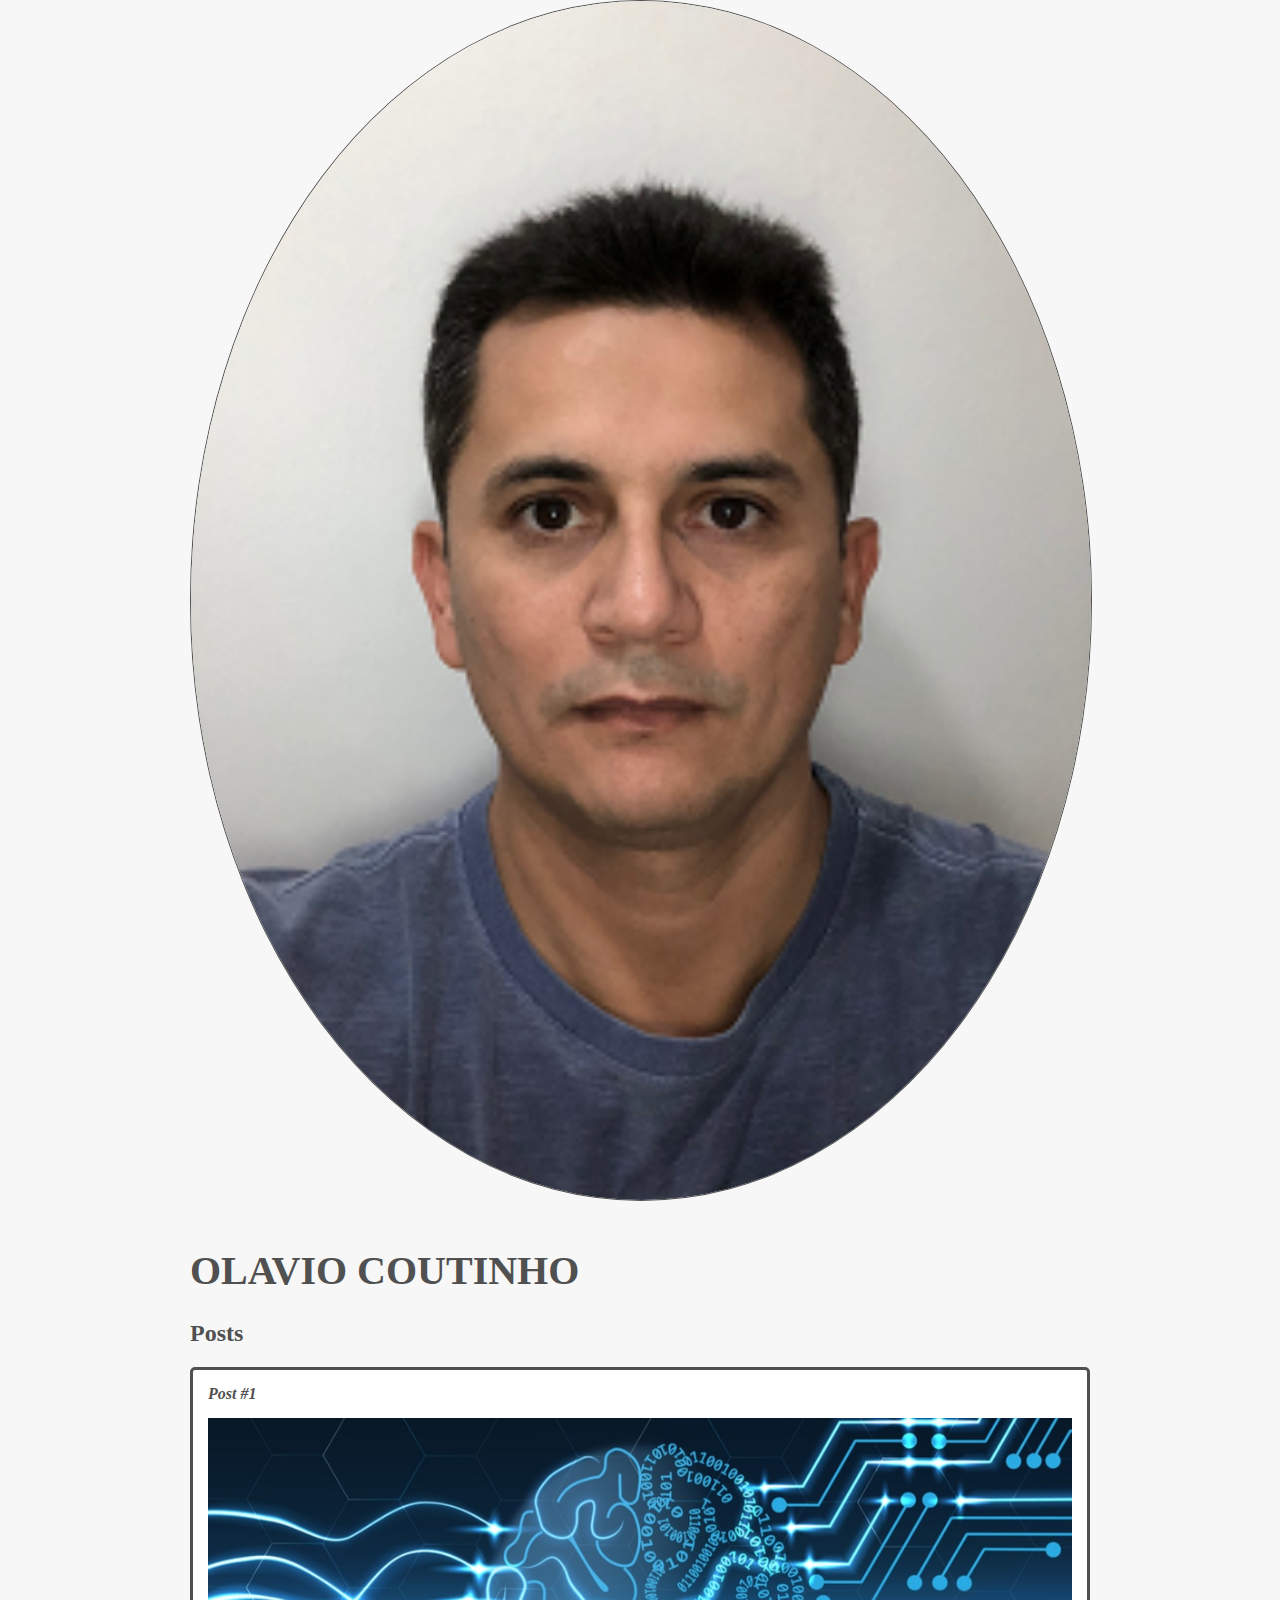
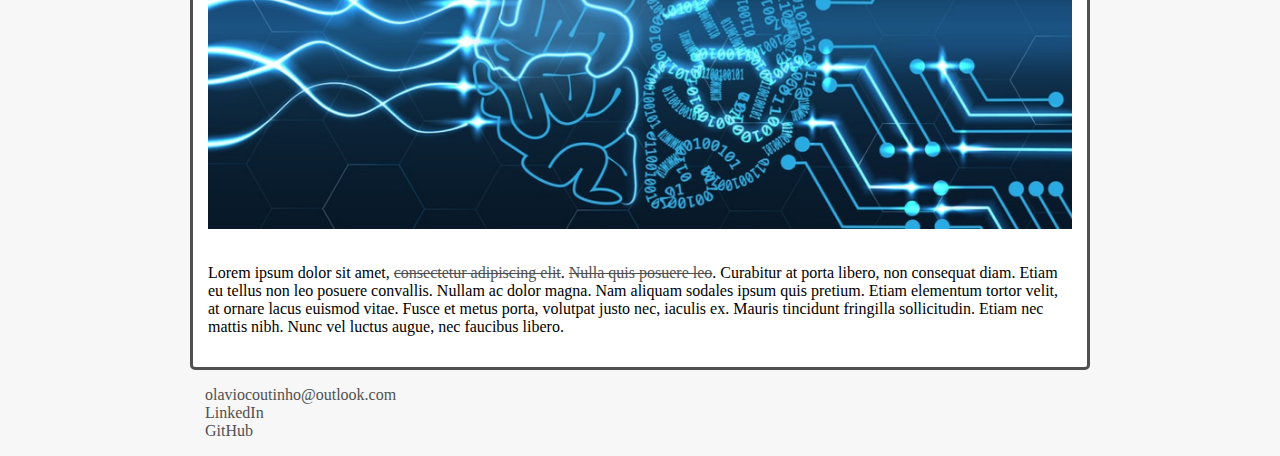
<file: curso_html5/index.html>
<!DOCTYPE html>
<html>
    <head>
        <meta charset="utf-8">
        <title>Olavio Coutinho</title>
        <link rel="stylesheet" href="style.css">
    </head>
    <body>
        <header>
            <img src="foto.png" alt="Foto do olaviocoutinho" class="photo">
            <h1 id="title">Olavio Coutinho</h1>
        </header>
        <section>
            <header>
                <h2 class="subtitle">Posts</h2>
            </header>
            <article class="post">
                <header>
                    <h3 class="post_title">Post #1</h3>
                    <img src="IA_5619317021.jpg" alt="Foto ilustrativa da IA" class="post_image">
                </header>
                <p class="post_contente">
                    Lorem ipsum dolor sit amet, <a href="https://www.linkedin.com/in/francisco-olavio-teixeira-coutinho-194a4665/" target="_blank">consectetur adipiscing elit</a>.
                    <a href="mailto:olaviocoutinho@outlook.com">Nulla quis posuere leo</a>. 
                    Curabitur at porta libero, non consequat diam. Etiam eu tellus non leo posuere convallis. 
                    Nullam ac dolor magna. Nam aliquam sodales ipsum quis pretium. Etiam elementum tortor velit, 
                    at ornare lacus euismod vitae. Fusce et metus porta, volutpat justo nec, iaculis ex. 
                    Mauris tincidunt fringilla sollicitudin. Etiam nec mattis nibh. Nunc vel luctus augue, nec faucibus libero.
                </p>
            </article>
        </section>
        <footer>
            <ul class="contacts_list">
                <li>
                    <a href="malito:olaviocoutinho@outlook.com">olaviocoutinho@outlook.com</a>
                </li>
                <li>
                    <a href="https://www.linkedin.com/in/francisco-olavio-teixeira-coutinho-194a4665/" target="_blank">LinkedIn</a>
                </li>
                <li>
                    <a href="https://github.com/Olavio2007" target="_blank">GitHub</a>
                </li>
            </ul>
        </footer>        
    </body>
</html>
</file>
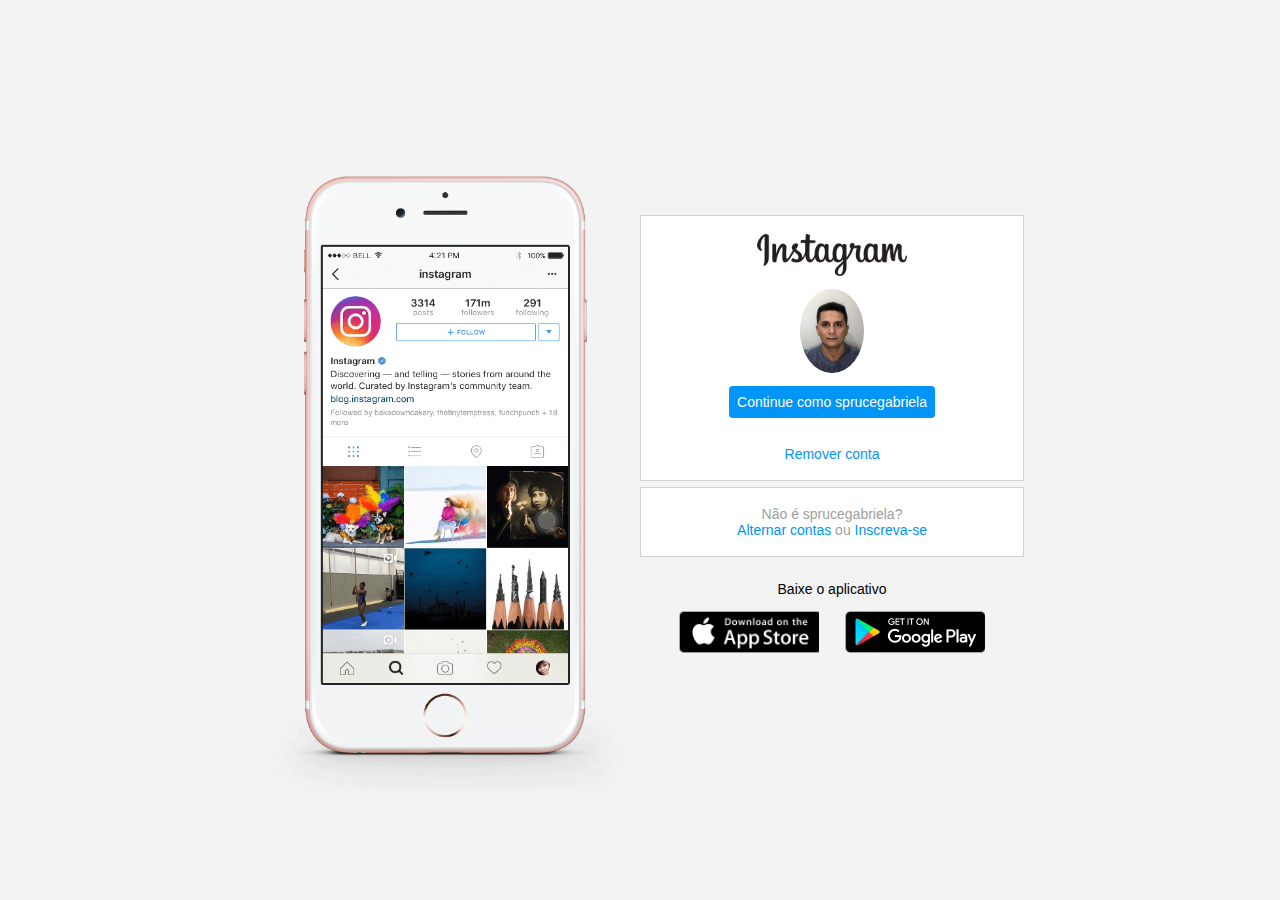
<file: instagram-dio-master/index.html>
<!DOCTYPE html>
<html lang="en">
<head>
    <meta charset="UTF-8">
    <meta name="viewport" content="width=device-width, initial-scale=1.0">
    <link rel="stylesheet" href="style.css">
    <title>Instagram</title>
</head>
<body>
    <div class="instagram-wrapper">
        <div class="instagram-phone">
            <img src="./img/instagram-celular.png" alt="celular">
        </div>
        <div class="instagram-continue">
            <div class="group">
                <img src="./img/instagram-logo.png" class="instagram-logo" alt="instagram logo">
                <div class="profile-photo">
                    <img src="./img/perfil-instagram.png" alt="foto de perfil">
                </div>
                <a href="#" class="instagram-login">Continue como sprucegabriela</a>
                <a href="#" class="instagram-logout">Remover conta</a>
            </div>
            <div class="group">
                <p class="not-account">Não é sprucegabriela?</p>
                <p class="not-account">
                    <span class="link-blue">Alternar contas</span>
                    ou
                    <span class="link-blue">Inscreva-se</span>
                </p>
            </div>
            <div class="get-the-app">
                <p class="get-app">Baixe o aplicativo</p>
                <div class="download">
                    <a href="#" class="app-download"></a>
                    <a href="#" class="app-download"></a>
                </div>
            </div>
        </div>
    </div>
</body>
</html>
</file>
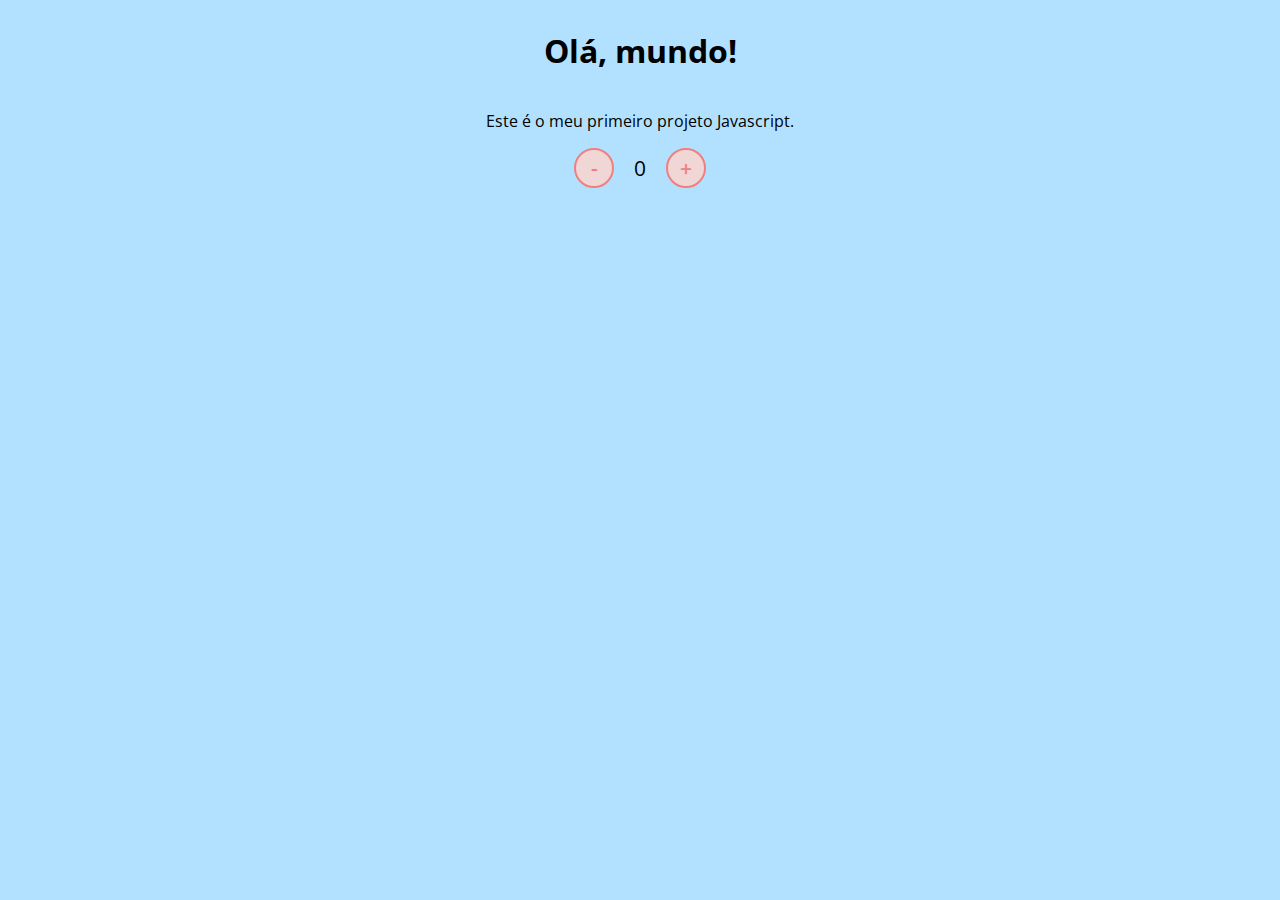
<file: introducao-JS/index.html>
<!DOCTYPE html>
<html lang="en">
<head>
    <meta charset="UTF-8">
    <meta name="viewport" content="width=device-width, initial-scale=1.0">
    <link rel="stylesheet" href="assets/css/style.css" />
    <title>Contador</title>
</head>
<body>
    <h1>Olá, mundo!</h1>
    <p>Este é o meu primeiro projeto Javascript.</p>
    <div id="counter">
        <button name="subtrair" onclick="decrement()">-</button>
        <span id="currentNumber">0</span>
        <button name="adicionar" onclick="increment()">+</button>
    </div>
    <script src="assets/js/scripts.js"></script>
</body>
</html>
</file>
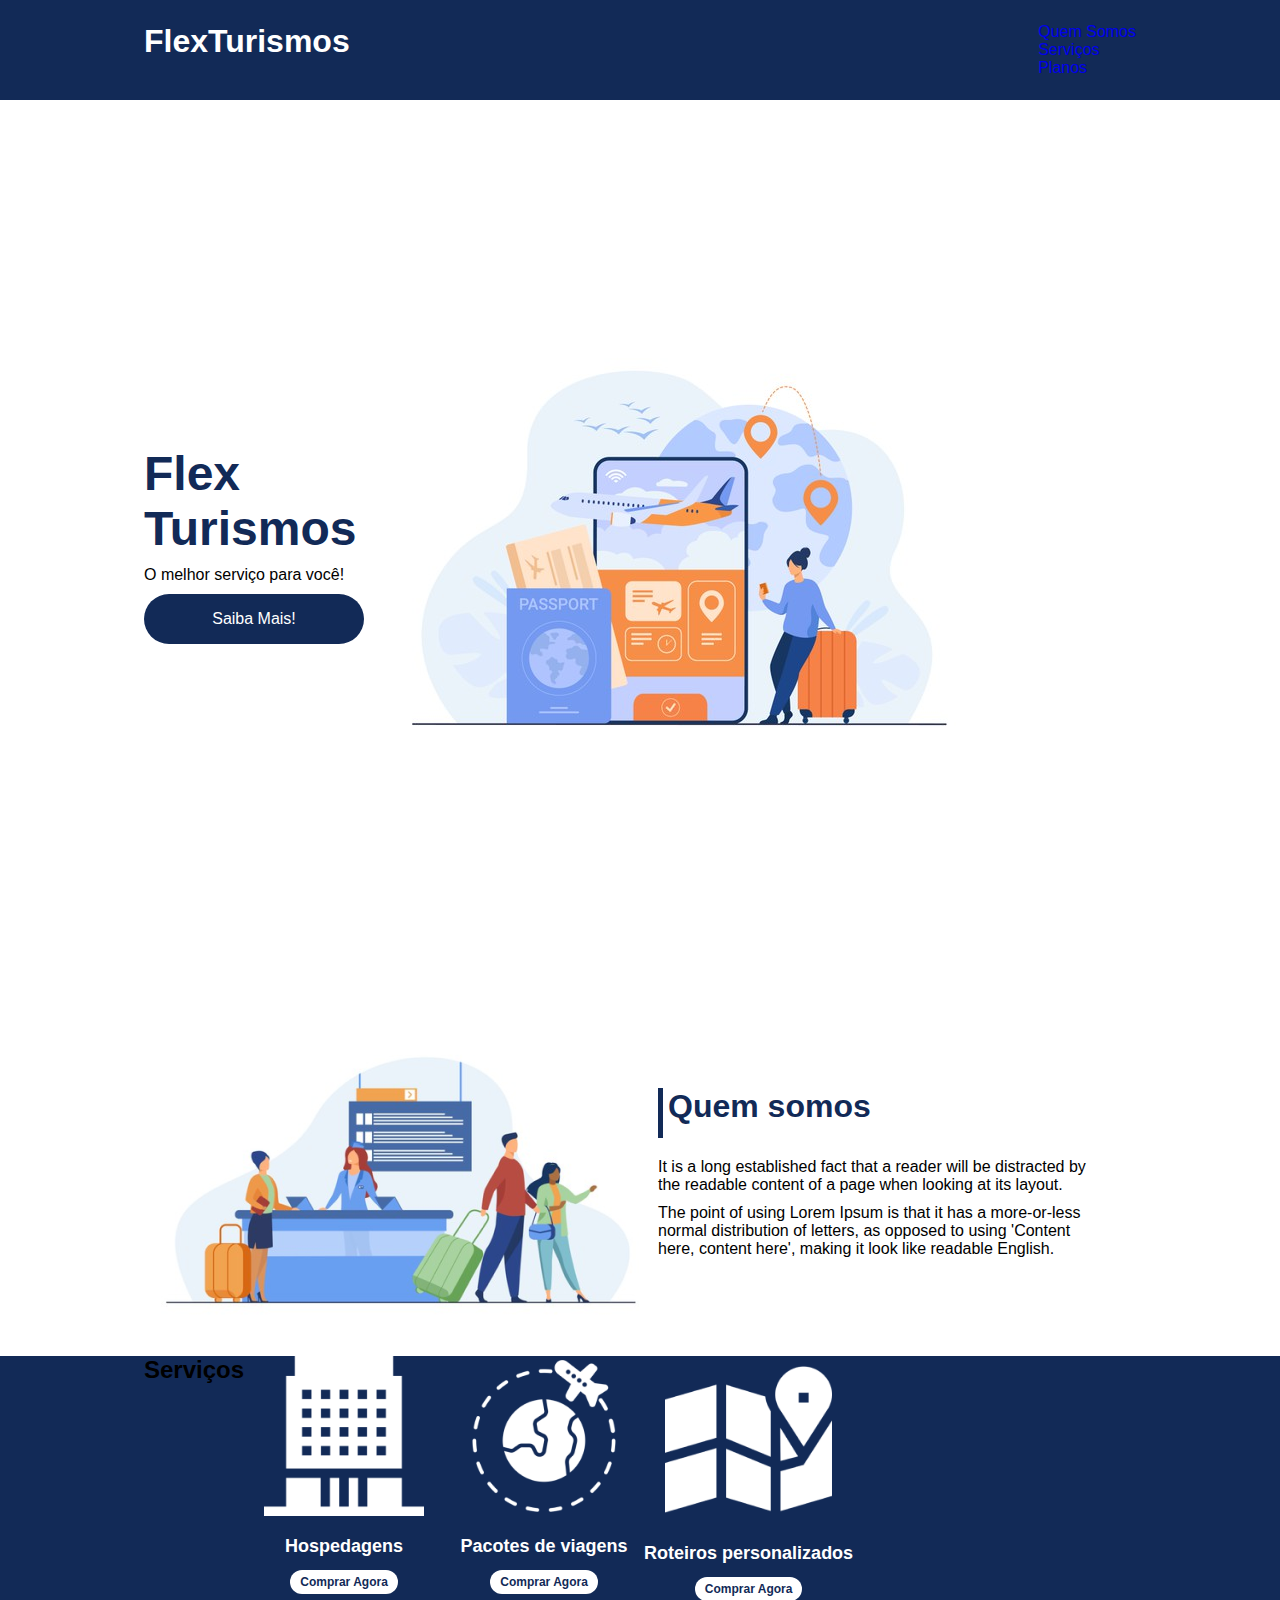
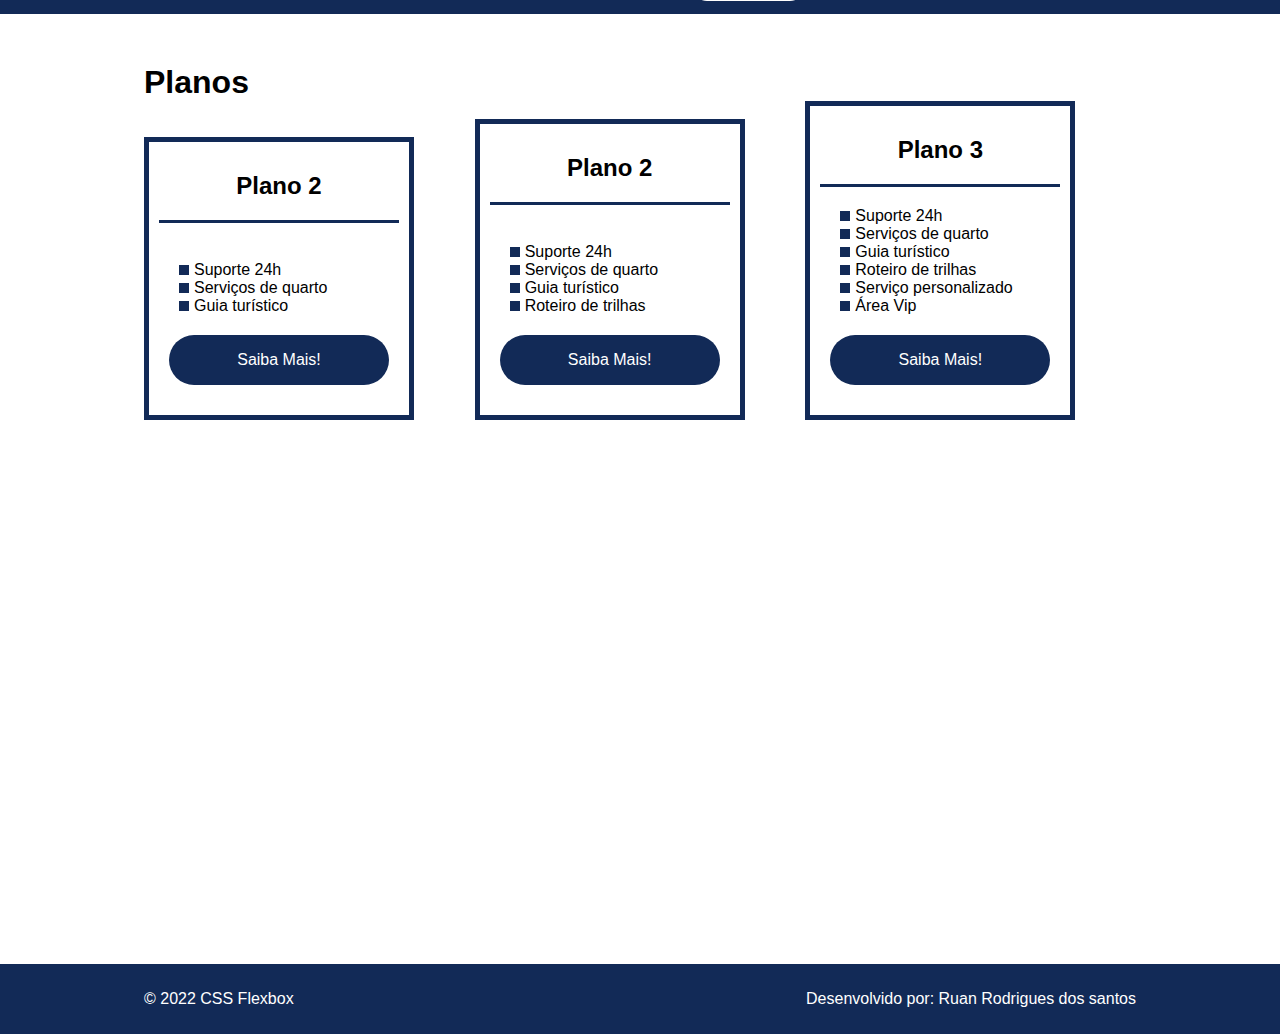
<file: project-flexbox-dio-master/flex-projeto/index.html>
<!DOCTYPE html>
<html lang="pt-br">
<head>
    <meta charset="UTF-8">
    <meta name="viewport" content="width=device-width, initial-scale=1.0">
    <title>Flex Turismos</title>
    <link rel="stylesheet" href="style.css">
</head>
<body>
    <header >
        <div class="flex-container menu">
            <div><h1>FlexTurismos</h1></div>
            <ul class="list-items">
                <li><a href="#quem-somos">Quem Somos</a></li>
                <li><a href="#servicos">Serviços</a></li>
                <li><a href="#planos">Planos</a></li>
            </div>
        </ul>
       
    </header>

    <div class="flex-container apresentacao">
        <div class="texto-apresentacao">
            <h1>Flex <br>Turismos</h1>
            <p>O melhor serviço para você!</p>
            <a href="" class="btn">Saiba Mais!</a>
        </div>

        <div>
            <div><img src="./images/0-main.png" alt="banner de apresentação"></div>
        </div>
    </div>

    <div class="flex-container " id="quem-somos">
        <div>
            <h2>Quem somos</h2>
            <p>It is a long established fact that a reader will be distracted by the readable content of a page when looking at its layout. </p>
            <p>The point of using Lorem Ipsum is that it has a more-or-less normal distribution of letters, as opposed to using 'Content here, content here', making it look like readable English.</p>
        </div>

        <div>
            <img src="./images/1-quem-somos.png" alt="balcão de atendimento">
        </div>
    </div>

    <div class="container-externo">
        <div class="flex-container" id="servisos">
            <div>
                <h2>Serviços</h2>
            </div>

            <div class="list-servicos">
                <div class="item-servico">
                    <div><img src="./images/icon-2.png" alt="hospedagens"></div>
                    <p>Hospedagens</p>
                    <a href="#">Comprar Agora</a>
                </div>

                <div class="item-servico">
                    <div><img src="./images/icon-1.png" alt="pacote de viagens"></div>
                    <p>Pacotes de viagens</p>
                    <a href="#">Comprar Agora</a>
                </div>

                <div class="item-servico">
                    <div><img src="./images/icon-3.png" alt="roteiros personalizados"></div>
                    <p>Roteiros personalizados</p>
                    <a href="#">Comprar Agora</a>
                </div>

            </div>
        </div>
    </div>

    <div class="flex-container" id="planos">

        <div><h2>Planos</h2></div>
        
        <div class="list-planos">
            <div class="item-plano">
                <h3>Plano 2</h3>
                <br>
                <ul>
                    <li>Suporte 24h</li>
                    <li>Serviços de quarto</li>
                    <li>Guia turístico</li>
                </ul>
                <a href="#" class="btn">Saiba Mais!</a>
            </div>
    
            <div class="item-plano">
                <h3>Plano 2</h3>
                <br>
                <ul>
                    <li>Suporte 24h</li>
                    <li>Serviços de quarto</li>
                    <li>Guia turístico</li>
                    <li>Roteiro de trilhas</li>
                </ul>
                <a href="#" class="btn">Saiba Mais!</a>
            </div>
    
            <div class="item-plano">
                <h3>Plano 3</h3>
                <ul>
                    <li>Suporte 24h</li>
                    <li>Serviços de quarto</li>
                    <li>Guia turístico</li>
                    <li>Roteiro de trilhas</li>
                    <li>Serviço personalizado</li>
                    <li>Área Vip</li>
                </ul>
                <a href="#" class="btn">Saiba Mais!</a>
            </div>
            <br>
            <br>
        </div>
        <br>
        <br>
        <br>
        <br>
        <br>
    </div>  
      
    <footer >
       
        <div class="flex-container footer">
            <p>&copy; 2022 CSS Flexbox</p>
            <p>Desenvolvido por: Ruan Rodrigues dos santos</p>
        </div>
    </footer>
</body>
</html>
</file>
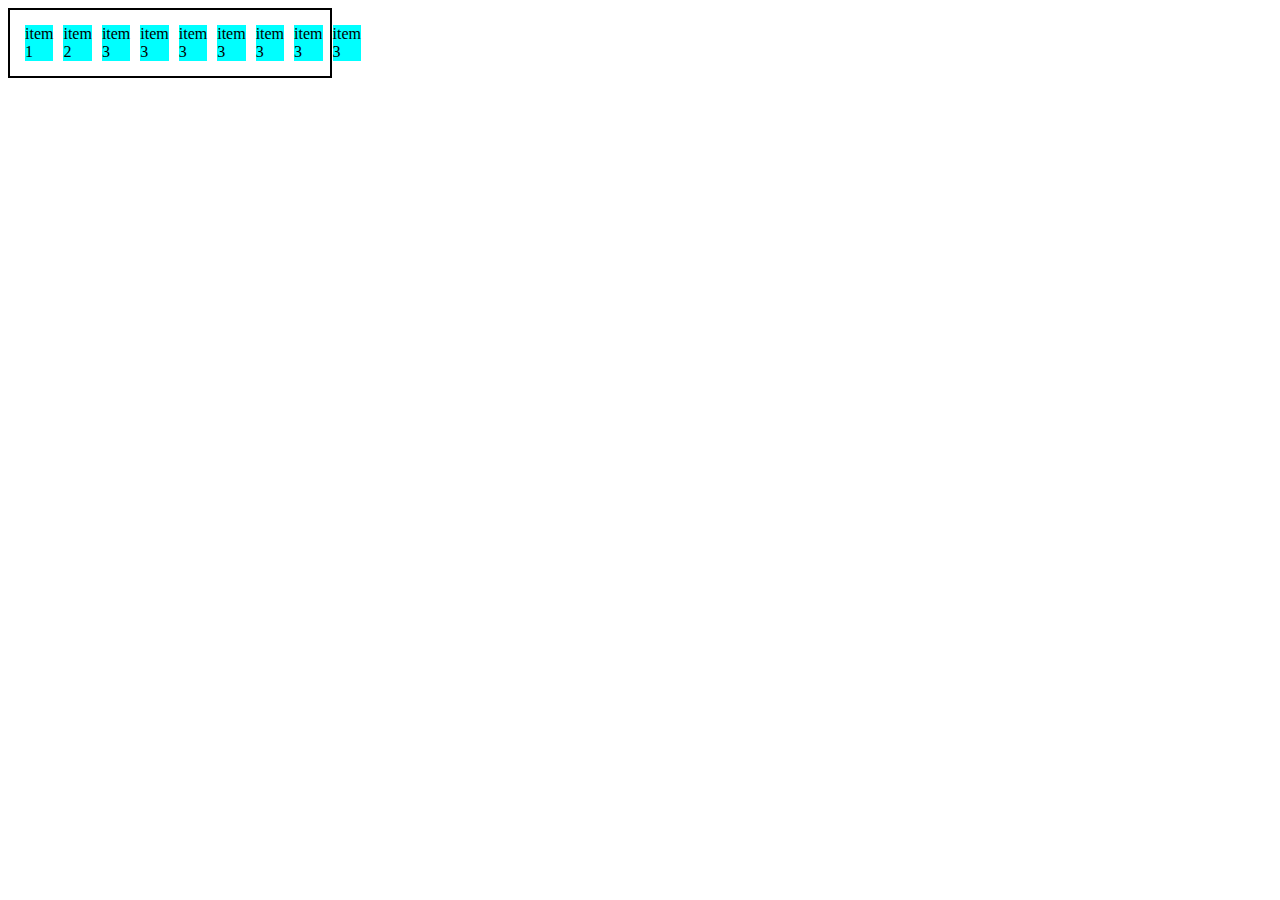
<file: FlexBox_CSS/0-diplay-flex.html>
<!DOCTYPE html>
<html lang="en">
<head>
    <meta charset="UTF-8">
    <meta http-equiv="X-UA-Compatible" content="IE=edge">
    <meta name="viewport" content="width=device-width, initial-scale=1.0">
    <title>Fundamentos - display flex</title>
    <style>
        .flex {
            max-width: 300px;
            padding: 10px;
            border: 2px solid black;
            display: flex;
        }

        .item {
            background-color: aqua;
            margin: 5px;
        }
    </style>
</head>
<body>
    <div class="flex">
        <div class="item">item 1</div>
        <div class="item">item 2</div>
        <div class="item">item 3</div>
        <div class="item">item 3</div>
        <div class="item">item 3</div>
        <div class="item">item 3</div>
        <div class="item">item 3</div>
        <div class="item">item 3</div>
        <div class="item">item 3</div>
    </div>
</body>
</html>
</file>
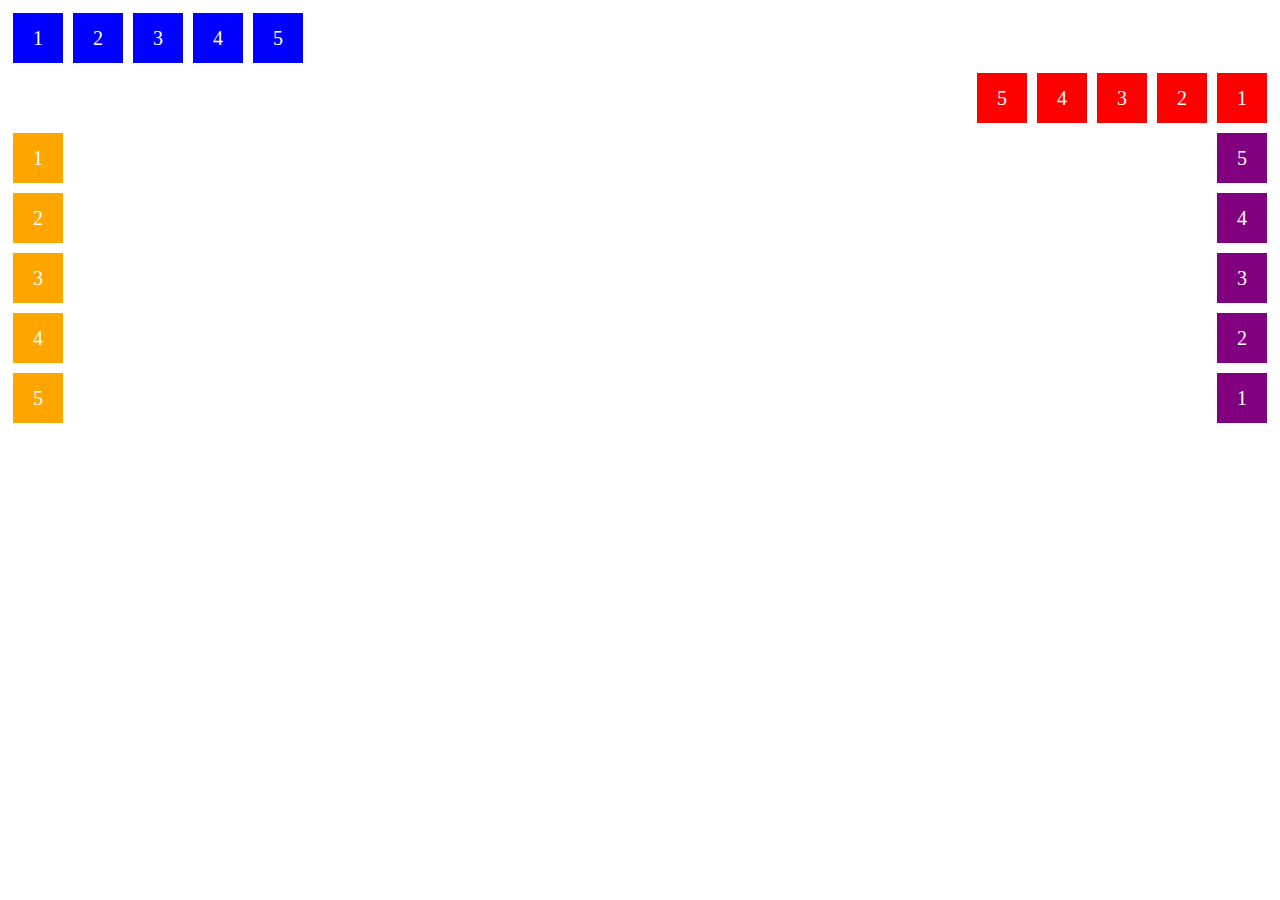
<file: FlexBox_CSS/1-flex-direction.html>
<!DOCTYPE html>
<html lang="en">
<head>
    <meta charset="UTF-8">
    <meta http-equiv="X-UA-Compatible" content="IE=edge">
    <meta name="viewport" content="width=device-width, initial-scale=1.0">
    <title>Fundamento - Flex direction</title>

    <style>
        .flex-container {
            margin: 0;
            padding: 0;
            display: flex;
            list-style: none;
        }

        .flex-item {
            background: blue;
            height: 50px;
            width: 50px;
            line-height: 50px;
            font-size: 20px;
            color: white;
            text-align: center;
            margin: 5px;
        }

        .row {
            flex-direction: row;
        }

        .row-reverse {
            flex-direction: row-reverse;
        }

        .row-reverse li{
            background-color: red;
        }

        .column {
            float: left;
            flex-direction: column;
        }

        .column li {
            background-color: orange;
        }

        .column-reverse {
            float: right;
            flex-direction: column-reverse;
        }

        .column-reverse li {
            background: purple;
        }

    </style>
</head>
<body>
    <ul class="flex-container row">
        <li class="flex-item">1</li>
        <li class="flex-item">2</li>
        <li class="flex-item">3</li>
        <li class="flex-item">4</li>
        <li class="flex-item">5</li>
    </ul>
    <ul class="flex-container row-reverse">
        <li class="flex-item">1</li>
        <li class="flex-item">2</li>
        <li class="flex-item">3</li>
        <li class="flex-item">4</li>
        <li class="flex-item">5</li>
    </ul>
    <ul class="flex-container column">
        <li class="flex-item">1</li>
        <li class="flex-item">2</li>
        <li class="flex-item">3</li>
        <li class="flex-item">4</li>
        <li class="flex-item">5</li>
    </ul>
    <ul class="flex-container column-reverse">
        <li class="flex-item">1</li>
        <li class="flex-item">2</li>
        <li class="flex-item">3</li>
        <li class="flex-item">4</li>
        <li class="flex-item">5</li>
    </ul>
</body>
</html>
</file>
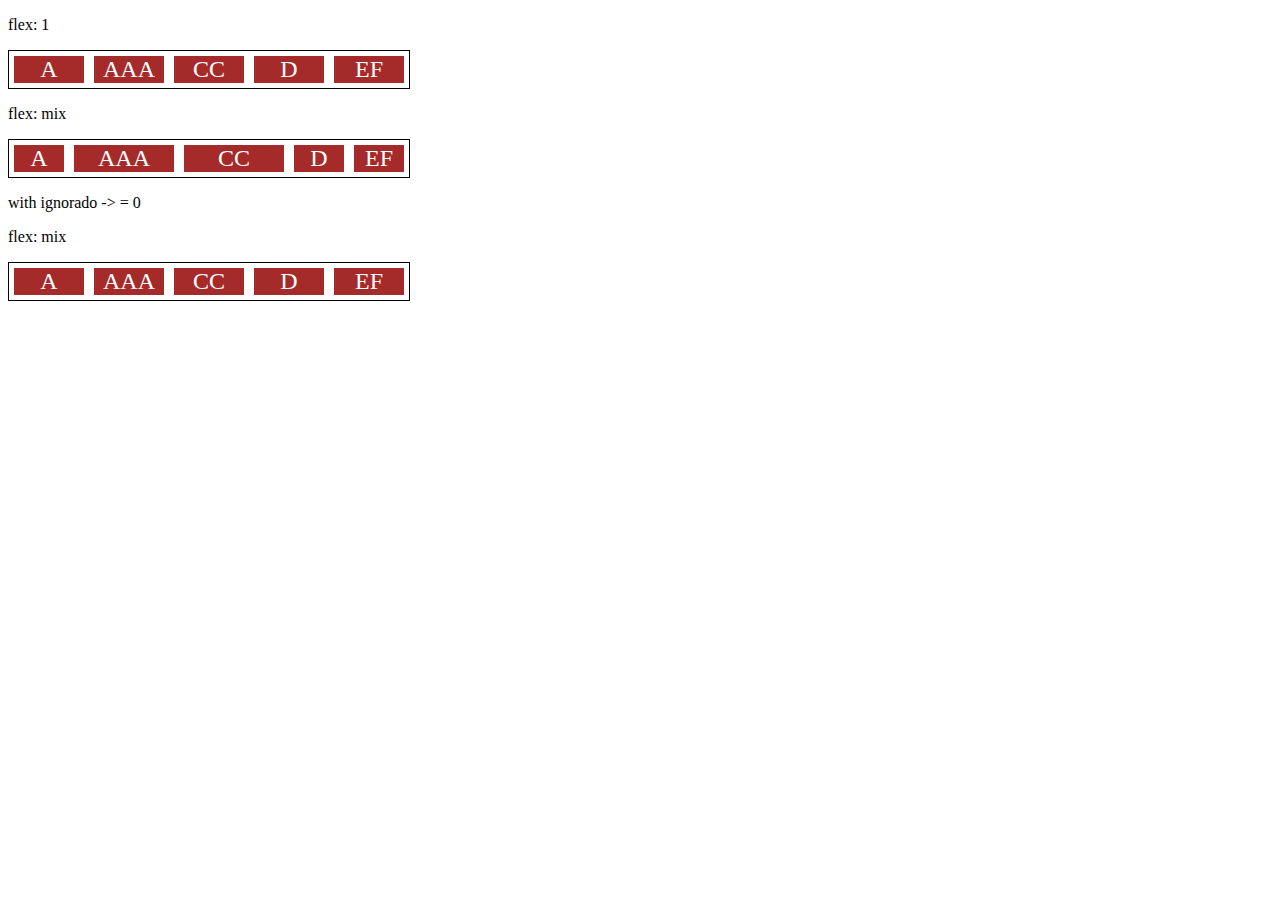
<file: FlexBox_CSS/10-flex.html>
<!DOCTYPE html>
<html lang="en">
<head>
    <meta charset="UTF-8">
    <meta http-equiv="X-UA-Compatible" content="IE=edge">
    <meta name="viewport" content="width=device-width, initial-scale=1.0">
    <title>Fudamentos - flex</title>
    <style>
        .flex-container {
            display: flex;
            border: 1px solid black;
            max-width: 400px;
            margin-bottom: 10px;
        }

        .item {
            background-color: brown;
            color: white;
            font-size: 24px;
            text-align: center;
            margin: 5px;
        }

        .flex-1 {
            flex: 1;
            /* grow = 1, shrink = 1, basis = 0 */
        }

        .largura {
            width: 200px;
            /* min-width: 250px; */
        }

        .flex-2 {
            flex: 2;
            /* grow = 2, shrink = 1, basis = 0 */
        }

    </style>
</head>
<body>
    <p>flex: 1</p>
    <div class="flex-container">
        <div class="item flex-1">A</div>
        <div class="item flex-1">AAA</div>
        <div class="item flex-1">CC</div>
        <div class="item flex-1">D</div>
        <div class="item flex-1">EF</div>
    </div>

    <p>flex: mix</p>
    <div class="flex-container">
        <div class="item flex-1">A</div>
        <div class="item flex-2">AAA</div>
        <div class="item flex-2">CC</div>
        <div class="item flex-1">D</div>
        <div class="item flex-1">EF</div>
    </div>

    <p>with ignorado -> = 0</p>

    <p>flex: mix</p>
    <div class="flex-container">
        <div class="item flex-1 largura">A</div>
        <div class="item flex-1 largura">AAA</div>
        <div class="item flex-1 largura">CC</div>
        <div class="item flex-1 largura">D</div>
        <div class="item flex-1 largura">EF</div>
    </div>    
</body>
</html>
</file>
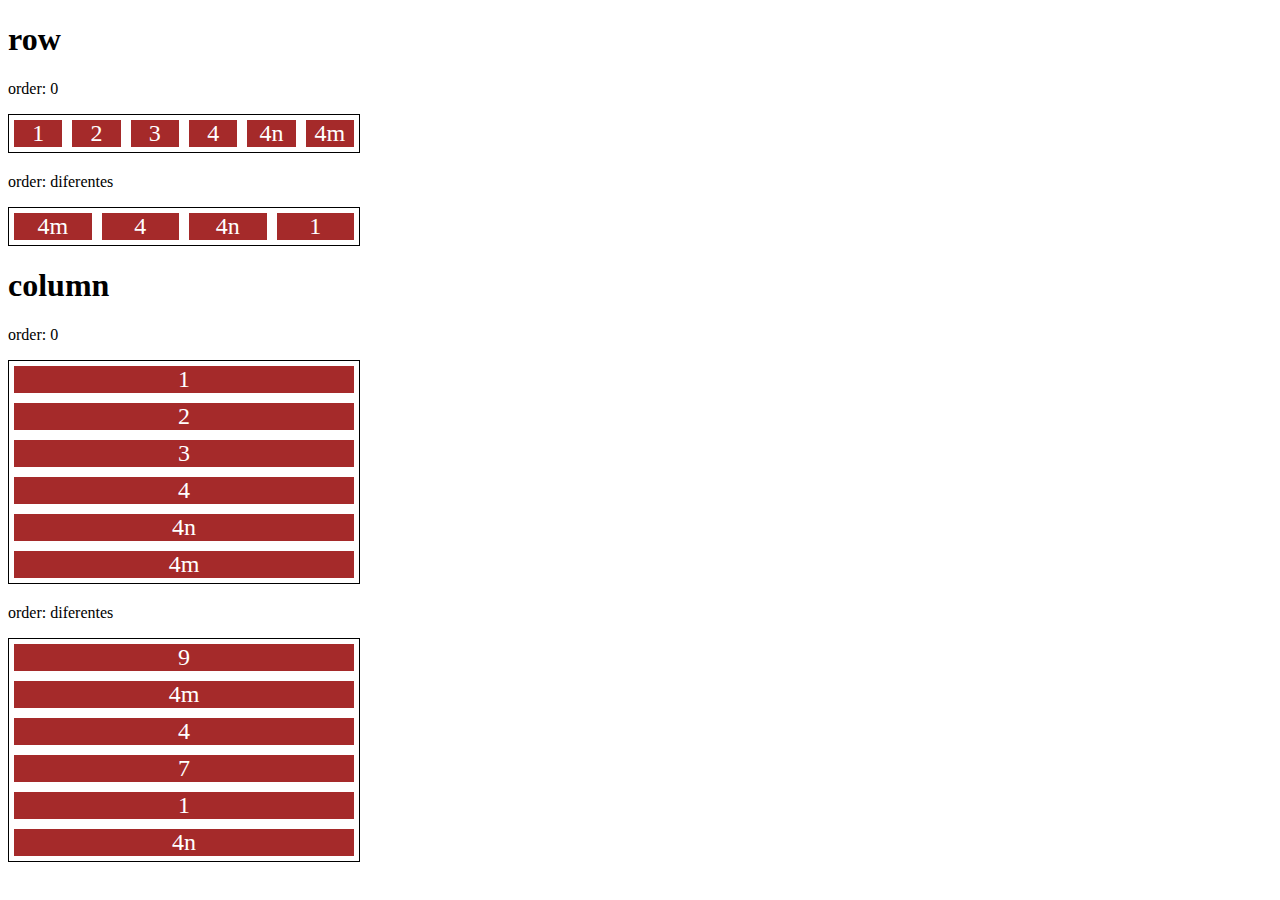
<file: FlexBox_CSS/11-order.html>
<!DOCTYPE html>
<html lang="en">
<head>
    <meta charset="UTF-8">
    <meta http-equiv="X-UA-Compatible" content="IE=edge">
    <meta name="viewport" content="width=device-width, initial-scale=1.0">
    <title>Fundamentos - order</title>
    <style>
        .flex-container {
            display: flex;
            max-width: 350px;
            border: 1px solid black;
            margin-bottom: 20px;
        }

        .item {
            flex: 1;
            background: brown;
            color: white;
            text-align: center;
            font-size: 24px;
            margin: 5px;
        }

        .o-1 {
            order: 1;
        }

        .o-2 {
            order: 2;
        }

        .o-3 {
            order: 3;
        }

        .o-4 {
            order: 4;
        }

        .direction {
            flex-direction: column;
        }
    </style>
</head>
<body>
    <h1>row</h1>
    <p>order: 0</p>
    <div class="flex-container">
        <div class="item">1</div>
        <div class="item">2</div>
        <div class="item">3</div>
        <div class="item">4</div>
        <div class="item">4n</div>
        <div class="item">4m</div>
    </div>

    <p>order: diferentes</p>
    <div class="flex-container">
        <div class="item o-4">1</div>
        <div class="item o-2">4</div>
        <div class="item o-3">4n</div>
        <div class="item o-1">4m</div>
    </div>

    <h1>column</h1>
    <p>order: 0</p>
    <div class="flex-container direction">
        <div class="item">1</div>
        <div class="item">2</div>
        <div class="item">3</div>
        <div class="item">4</div>
        <div class="item">4n</div>
        <div class="item">4m</div>
    </div>

    <p>order: diferentes</p>
    <div class="flex-container direction">
        <div class="item o-3">7</div>
        <div class="item o-1">9</div>
        <div class="item o-3">1</div>
        <div class="item o-2">4</div>
        <div class="item o-3">4n</div>
        <div class="item o-1">4m</div>
    </div>
</body>
</html>
</file>
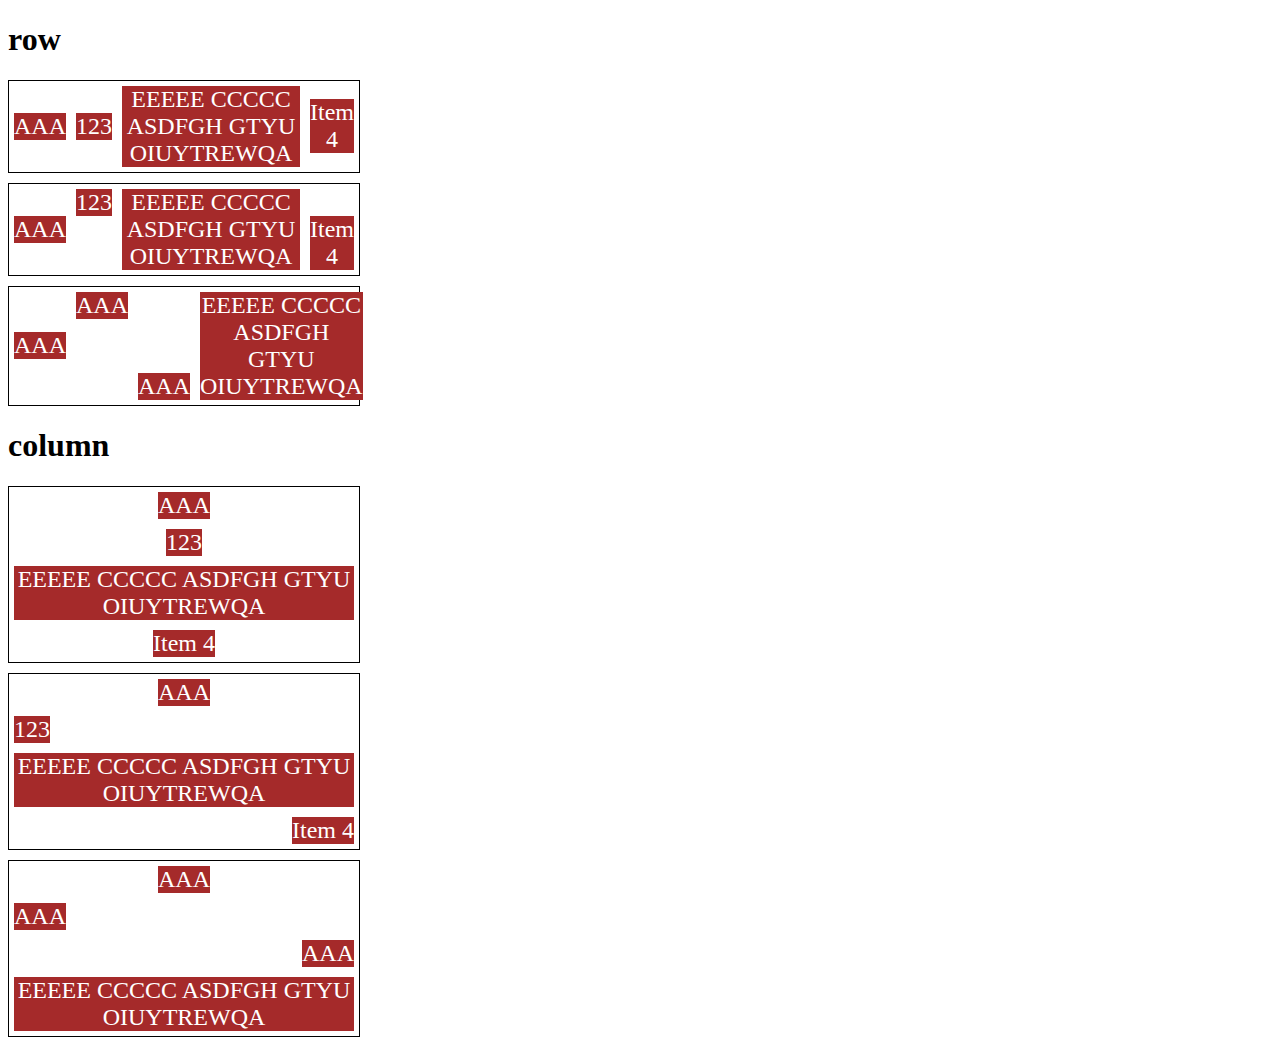
<file: FlexBox_CSS/12-align-self.html>
<!DOCTYPE html>
<html lang="en">
<head>
    <meta charset="UTF-8">
    <meta http-equiv="X-UA-Compatible" content="IE=edge">
    <meta name="viewport" content="width=device-width, initial-scale=1.0">
    <title>Fundamentos - align self</title>
    <style>
        .flex-container {
            max-width: 350px;
            border: 1px solid black;
            margin-bottom: 10px;
            display: flex;
            
        }

        .align-container {
            align-items: center;
        }

        .item {
            background-color: brown;
            color: white;
            font-size: 24px;
            text-align: center;
            margin: 5px;
        }

        .center {
            align-self: center; 
        }

        .start {
            align-self: flex-start;
        }

        .end {
            align-self: flex-end;
        }

        .baseline {
            align-self: baseline;
        }

        .stretch {
            align-self: stretch;
        }

        .auto {
            align-self: auto;
        }

        .direction {
            flex-direction: column;
        }
    </style>
</head>
<body>
    <h1>row</h1>
    <section class="flex-container align-container">
        <div class="item">AAA</div>
        <div class="item">123</div>
        <div class="item">EEEEE CCCCC ASDFGH GTYU OIUYTREWQA</div>
        <div class="item">Item 4</div>
    </section>

    <section class="flex-container">
        <div class="item center">AAA</div>
        <div class="item start">123</div>
        <div class="item stretch">EEEEE CCCCC ASDFGH GTYU OIUYTREWQA</div>
        <div class="item end">Item 4</div>
    </section>

    <section class="flex-container">
        <div class="item center">AAA</div>
        <div class="item start">AAA</div>
        <div class="item end">AAA</div>
        <div class="item stretch">EEEEE CCCCC ASDFGH GTYU OIUYTREWQA</div>
    </section>

    <h1>column</h1>
    <section class="flex-container align-container direction">
        <div class="item">AAA</div>
        <div class="item">123</div>
        <div class="item">EEEEE CCCCC ASDFGH GTYU OIUYTREWQA</div>
        <div class="item">Item 4</div>
    </section>

    <section class="flex-container direction">
        <div class="item center">AAA</div>
        <div class="item start">123</div>
        <div class="item stretch">EEEEE CCCCC ASDFGH GTYU OIUYTREWQA</div>
        <div class="item end">Item 4</div>
    </section>

    <section class="flex-container direction">
        <div class="item center">AAA</div>
        <div class="item start">AAA</div>
        <div class="item end">AAA</div>
        <div class="item stretch">EEEEE CCCCC ASDFGH GTYU OIUYTREWQA</div>
    </section>
</body>
</html>
</file>
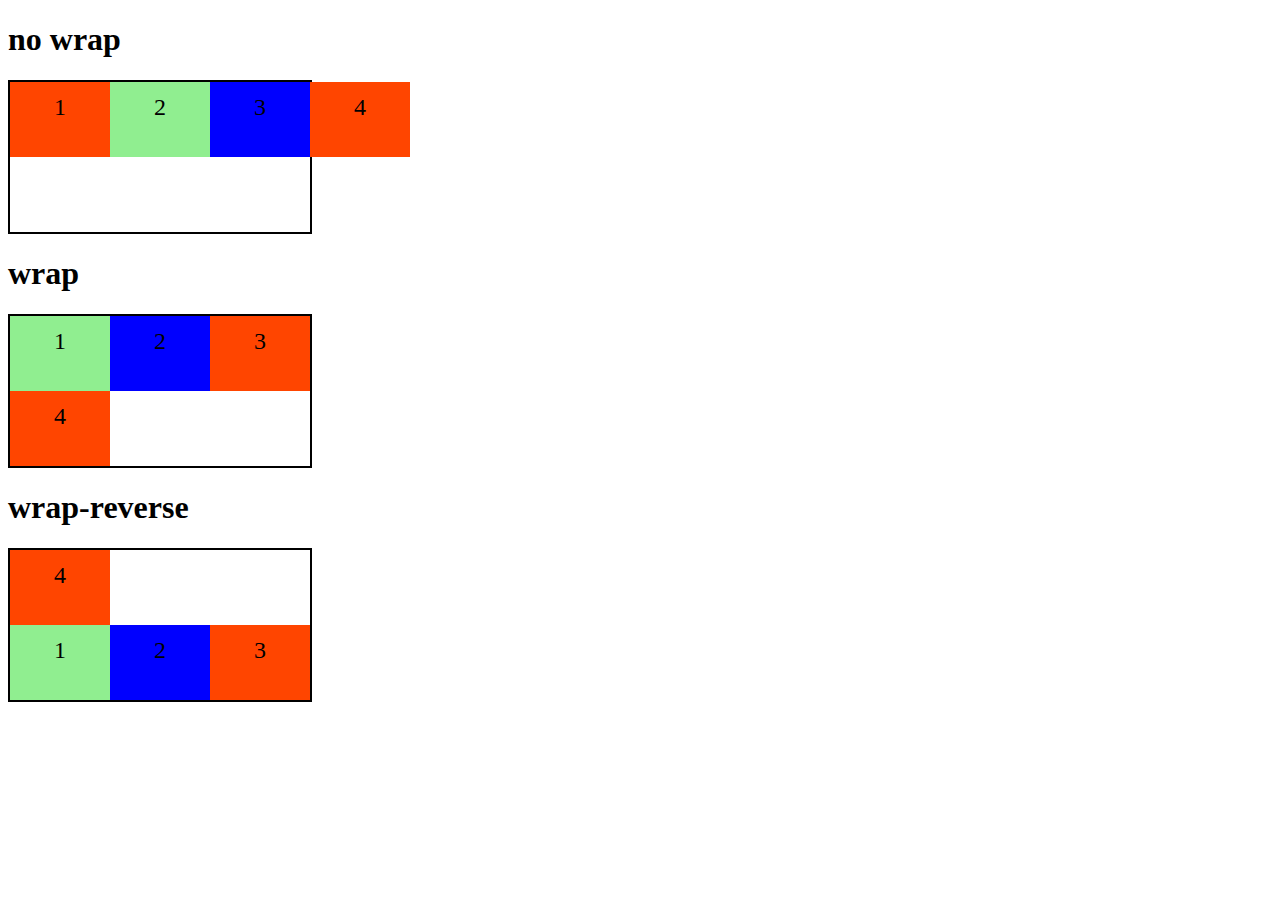
<file: FlexBox_CSS/2-flex-wrap.html>
<!DOCTYPE html>
<html lang="en">
<head>
    <meta charset="UTF-8">
    <meta http-equiv="X-UA-Compatible" content="IE=edge">
    <meta name="viewport" content="width=device-width, initial-scale=1.0">
    <title>Fundamentos - Flex wrap</title>

    <style>
        .flex-container {
            display: flex;
            height: 150px;
            border: 2px solid black;
            max-width: 300px;
            flex-direction: row;
        }

        .item {
            font-size: 24px;
            height: 50%;
            text-align: center;
            min-width: 100px;
            line-height: 50px;
        }

        .nowrap {
            flex-wrap: nowrap;
        }

        .wrap {
            flex-wrap: wrap;
        }

        .wrap-reverse {
            flex-wrap: wrap-reverse;
        }

        .blue {
            background-color: blue;
        }
        
        .green {
            background-color: lightgreen;
        }

        .orange {
            background-color: orangered;
        }
    </style>
</head>
<body>
    <h1>no wrap</h1>

    <div class="flex-container nowrap">
        <div class="item orange">1</div>
        <div class="item green">2</div>
        <div class="item blue">3</div>
        <div class="item orange">4</div>
    </div>

    <h1>wrap</h1>

    <div class="flex-container wrap">
        <div class="item green">1</div>
        <div class="item blue">2</div>
        <div class="item orange">3</div>
        <div class="item orange">4</div>
    </div>

    <h1>wrap-reverse</h1>

    <div class="flex-container wrap-reverse">
        <div class="item green">1</div>
        <div class="item blue">2</div>
        <div class="item orange">3</div>
        <div class="item orange">4</div>
    </div>
</body>
</html>
</file>
<file: curso_html5/style.css>
body{
    background: #f7f7f7;
    font-family: Verdana;
    max-width: 900px;
    margin: auto;
}

.photo {
    border: 1px solid #505050;
    border-radius: 50%;
    margin-bottom: 15px;
    width: 100%;
}

#title, .subtitle, .post_title {
    color: #505050;
}

#title {
    font-size: 40px;
    text-transform: uppercase;
}

a {
    text-decoration: line-through;
    color: #505050;
}

.post_title {
    font-size: 16px;
    font-style: italic;
    margin: 0;
    margin-bottom: 15px;
}

.post {
    background: #fff;
    padding: 15px;
    border: 3px solid #505050;
    margin-bottom: 15px;
    border-radius: 5px;
}

.post_content {
    margin: 0;
    margin-bottom: 15px;
    text-transform: capitalize;
    text-align: justify;
}

.post_image {
    margin-bottom: 15px;
    width: 100%;
}

.contacts_list {
    list-style-type: none;
    padding-left: 15px;
}

.contacts_list li a {
   text-decoration: none;
}
</file>
<file: instagram-dio-master/style.css>
* {
    padding: 0;
    margin: 0;
    box-sizing: border-box;
    text-decoration: none;
    font-family: sans-serif;
    font-size: 14px;
}

body {
    width: 100%;
    min-height: 100vh;
    background-color: rgb(243, 243, 243);
    margin: 0;
    padding: 0;
    display: flex;
    justify-content: center;
}

.instagram-wrapper {
    display: flex;
    align-items: center;
    justify-content: start;
    width: 60%;
    height: 100vh;
}

.instagram-phone {
    display: flex;
    align-items: center;
    justify-content: center;
    width: 50%;
}

.instagram-phone img {
    height: 50rem;
}

.instagram-continue {
    display: flex;
    align-items: center; /* horizontal */
    justify-content: space-around; /* vertical */
    flex-direction: column;
    width: 50%;
    min-height: 34rem;
}

.group {
    display: flex;
    justify-content: space-between;
    align-items: center;
    flex-direction: column;
    background-color: #ffffff;
    width: 100%;
    padding: 1.3rem 0;
    border: 1px solid lightgray;
}

.group:nth-child(1) {
    min-height: 19rem;
}

.instagram-logo {
    height: 3rem;
}

.profile-photo {
    display: flex;
    justify-content: center;
    align-items: center;
    border-radius: 50%;
    overflow: hidden;
}

.profile-photo img {
    height: 6rem;
}

.instagram-login {
    background-color: #0095f6;
    color: #ffffff;
    padding: 8px;
    border-radius: 4px;
}

.instagram-logout {
    color: #0095f6;
    margin-top: 1rem;
}

.not-account {
    color: rgb(160, 160, 160);
}

.link-blue {
    color: #0095f6;
}

.get-the-app {
    display: flex;
    flex-direction: column;
    align-items: center;
    justify-content: center;
    width: 100%;
    padding: 1.3rem 0;
}

.download {
    display: flex;
    width: 100%;
    justify-content: space-evenly;
    align-items: center;
    padding: 1rem;
}

.app-download {
    height: 3rem;
    width: 10rem;
    background-size: cover;
}

.app-download:nth-child(1) {
    background-image: url('./img/apple-button.png');
}

.app-download:nth-child(2) {
    background-image: url('./img/googleplay-button.png');
}

/* media queries */


@media (max-width: 1024px) {
    .instagram-wrapper {
        width: 90%;
    }
}

@media (max-width: 650px) {
    body {
        background-color: #ffffff;
    }

    .instagram-wrapper {
        width: 90%;
    }

    .instagram-phone {
        display: none;
    }

    .instagram-continue {
        width: 100%;
    }
    
    .group {
        border: 1px solid transparent;
    }
}
</file>
<file: introducao-JS/assets/css/style.css>
@import url('https://fonts.googleapis.com/css2?family=Open+Sans:wght@300;600&display=swap');

* {
    font-family: 'Open Sans', sans-serif;
}

body {
    display: flex;
    align-items: center;
    justify-content: center;
    flex-direction: column;
    background-color: rgb(177, 225, 255);
}

button {
    height: 40px;
    width: 40px;
    border-radius: 50%;
    border: 2px solid lightcoral;
    background-color: rgb(241, 214, 214);
    color: lightcoral;
    font-size: 16pt;
    font-weight: 600;
    text-align: center;
}

#counter {
    display: flex;
}

#currentNumber {
    display: flex;
    align-items: center;
    margin: 0 20px;
    font-size: 16pt;
}
</file>
<file: project-flexbox-dio-master/flex-projeto/style.css>
* {
    margin: 0;
    padding: 0;
    font-family: 'Open Sans', sans-serif;
}

ul {
    list-style: none;
    margin: 0;
    padding: 0;
}

ul li a {
    text-decoration: none;
}

div img {
    display: block;
    width: 100;
}

.flex-container {
    display: flex;
    max-width: 992px;
    margin: auto;
    width: 100%;
    min-width: 320px;
    /* padding: 10px 15px; */
}

header {
    background: #122a57;
    height: 100px;
    display: flex;
    align-items: center;
    color: #fff;
}

header .list-itens {
    display: flex;
    width: 100%;
    max-width: 260px;
    justify-content: space-between;
    align-items: center;
}

.list-itens li a {
    color: #fff;
}

header .menu {
    justify-content: space-between;
}

.apresentacao {
    height: 100vh;
    align-items: center;
    /* justify-content: space-between; */
}

.apresentacao .texto-apresentacao {
    min-height: 200px;
}

.texto-apresentacao h1 {
    color: #122a57;
    font-size: 48px;
    margin-bottom: 10px;
}

.btn {
    background-color: #122a57;
    color: #fff;
    text-align: center;
    border-radius: 30px;
    width: 220px;
    display: block;
    text-decoration: none;
    height: 50px;
    line-height: 50px;
    margin-top: 10px;
    margin-bottom: 10px;
}

#quem-somos {
    flex-direction: row-reverse;
    align-items: center;
    justify-content: space-between;
}

#quem-somos h2 {
    font-size: 32px;
    color: #122a57;
    display: flex;
    margin-bottom: 20px;
}

#quem-somos h2::before {
    content: '';
    height: 50px;
    width: 5px;
    margin-right: 5px;
    background-color: #122a57;
    position: relative;
}

#quem-somos p {
    margin-bottom: 10px;
    width: 90%;
}

#quem-somos img {
    min-width: 420px;
}

.container-externo {
    background-color: #122a57;
    width: 100%;
}

#servicos {
    flex-direction: column;
    padding-top: 25px;
    padding-bottom: 50px;
}

#servicos h2 {
    color: #fff;
    font-size: 32px;
    margin-bottom: 20px;
}

.list-servicos {
    display: flex;
    justify-content: space-between;
}

.list-servicos .item-servico {
    text-align: center;
}

.item-servico a{
    width: 220px;
    background-color: #fff;
    border-radius: 30px;
    height: 50px;
    text-align: center;
    margin-top: 20px;
    line-height: 50px;
    padding: 5px 10px;
    color: #122a57;
    font-size: 12px;
    text-decoration: none;
    font-weight: 700;
}

.item-servico p {
    font-weight: 700;
    font-size: 18px;
    color: #fff;
    margin-top: 20px;
}

.item-servico img {
    width: 80%;
    margin: auto;
}

#planos {
    flex-direction: column;
    min-height: 100vh;
    padding-top: 50px;
}

#planos h2 {
    font-size: 32px;
}

.list-planos {
    display: flex;
    align-items: flex-end;
    justify-content: space-between;
}

.item-plano {
    flex: 1;
    border: 5px solid #122a57;
    margin-right: 20px;
    padding: 10px;
    max-width: 240px;
}

.item-plano .btn {
    margin: auto;
    margin-bottom: 20px;
}

.item-plano h3 {
    font-size: 24px;
    display: flex;
    flex-direction: column;
    text-align: center;
    margin-top: 20px;
}

.item-plano h3::after {
    content: '';
    background-color: #122a57;
    width: 100%;
    height: 3px;
    margin-top: 20px;
    margin-bottom: 10px;
}

.item-plano ul {
    padding: 10px 20px;
    display: flex;
    flex-direction: column;
    margin-bottom: 10px;
}

.item-plano ul li {
    display: flex;
    flex-wrap: nowrap;
    align-items: center;
}

.item-plano ul li::before {
    content: '';
    width: 10px;
    height: 10px;
    background-color: #122a57;
    margin-right: 5px;
}

footer {
    background-color: #122a57;
    height: 70px;
    display: flex;
    align-items: center;
}

footer .footer {
    justify-content: space-between;
    color: #fff;
}

/* mobile */

@media(max-width: 992px){
    .flex-container{
        flex-direction: column;
    }

    .apresentacao{
        flex-direction: column-reverse;
        width: 100%;
    }

    #quem-somos{
        flex-direction: column-reverse;
    }

    #quem-somos img{
        min-width: 320px;
        margin: auto;
    }

    .list-servicos{
        flex-direction: column;
    }

    .item-servico{
        width: 50%;
        margin: auto;
    }

    .list-planos{
        flex-direction: column;
        align-items: flex-start;
        margin-bottom: 20px;
    }

    .list-planos .item-plano{
        max-width: 90%;
        /* margin: auto; */
        margin: auto;
        width: 100%;
        margin-bottom: 20px;
    }
}
</file>
